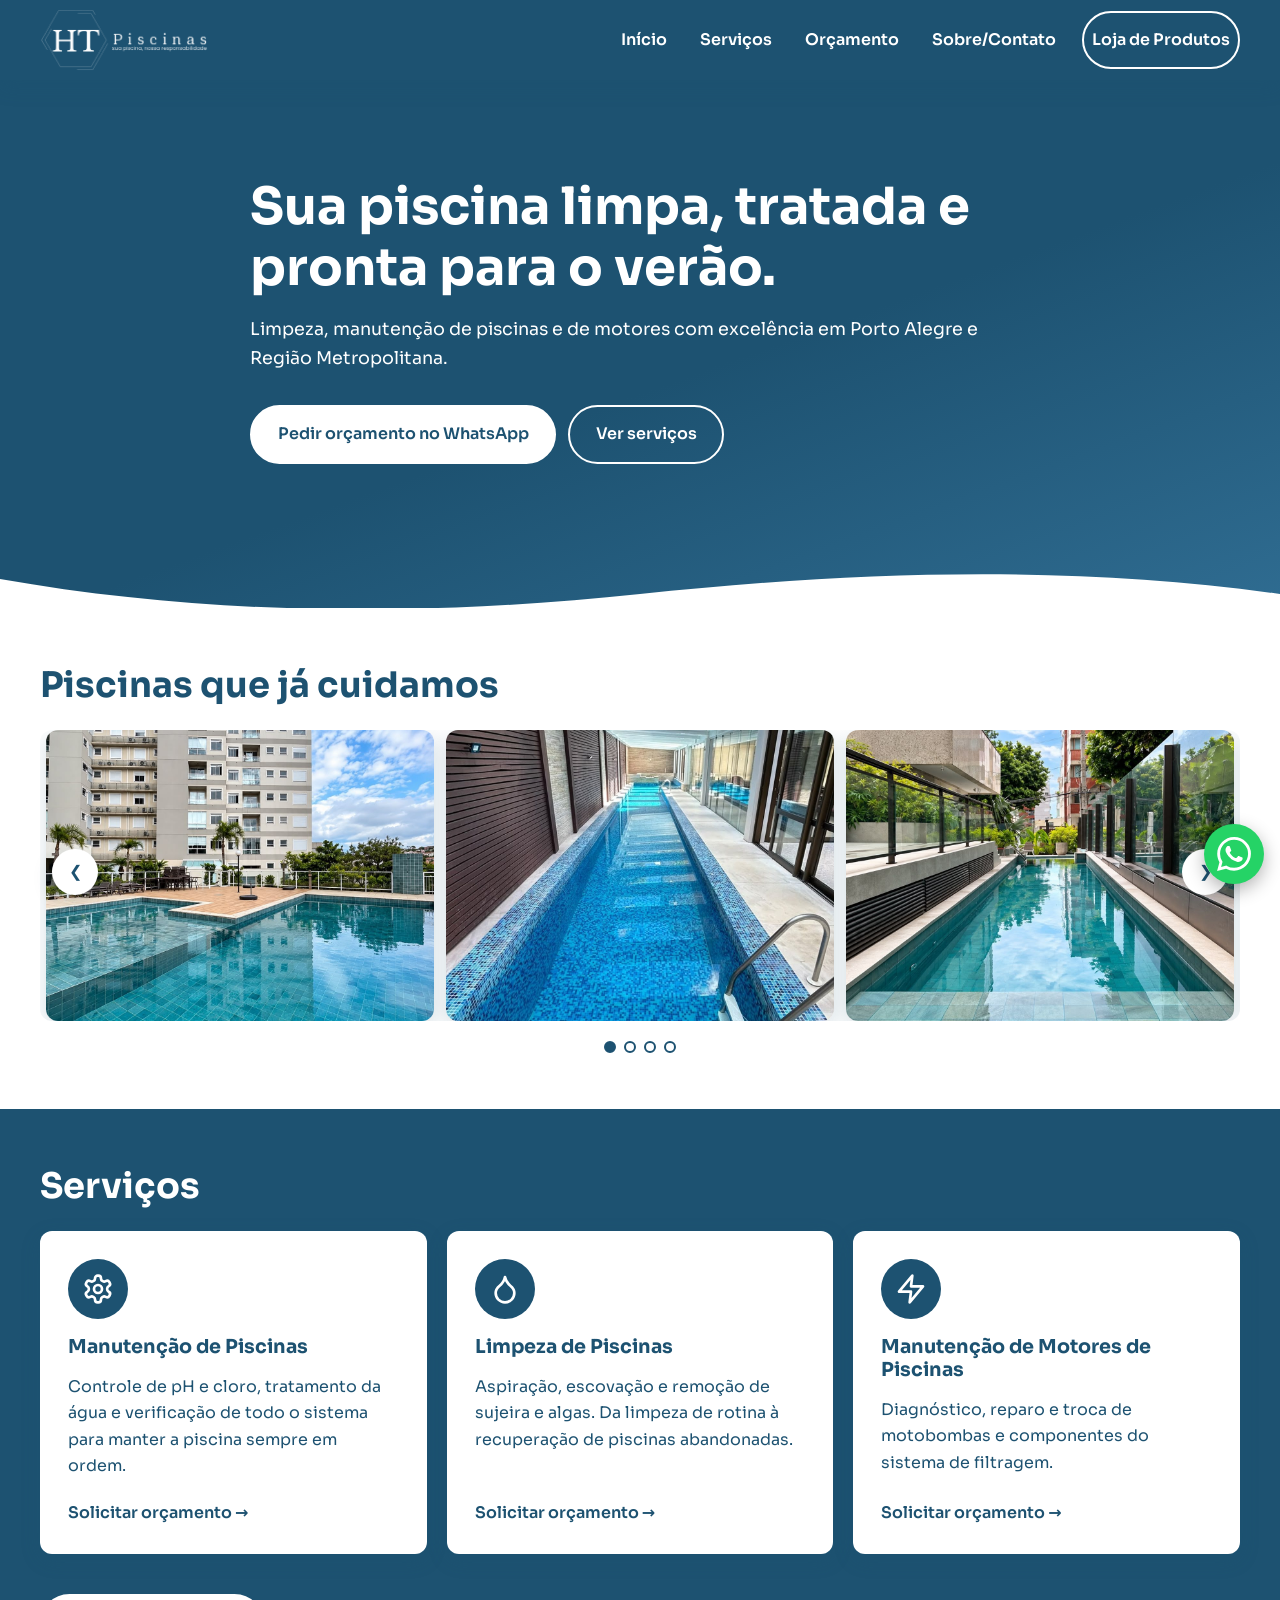
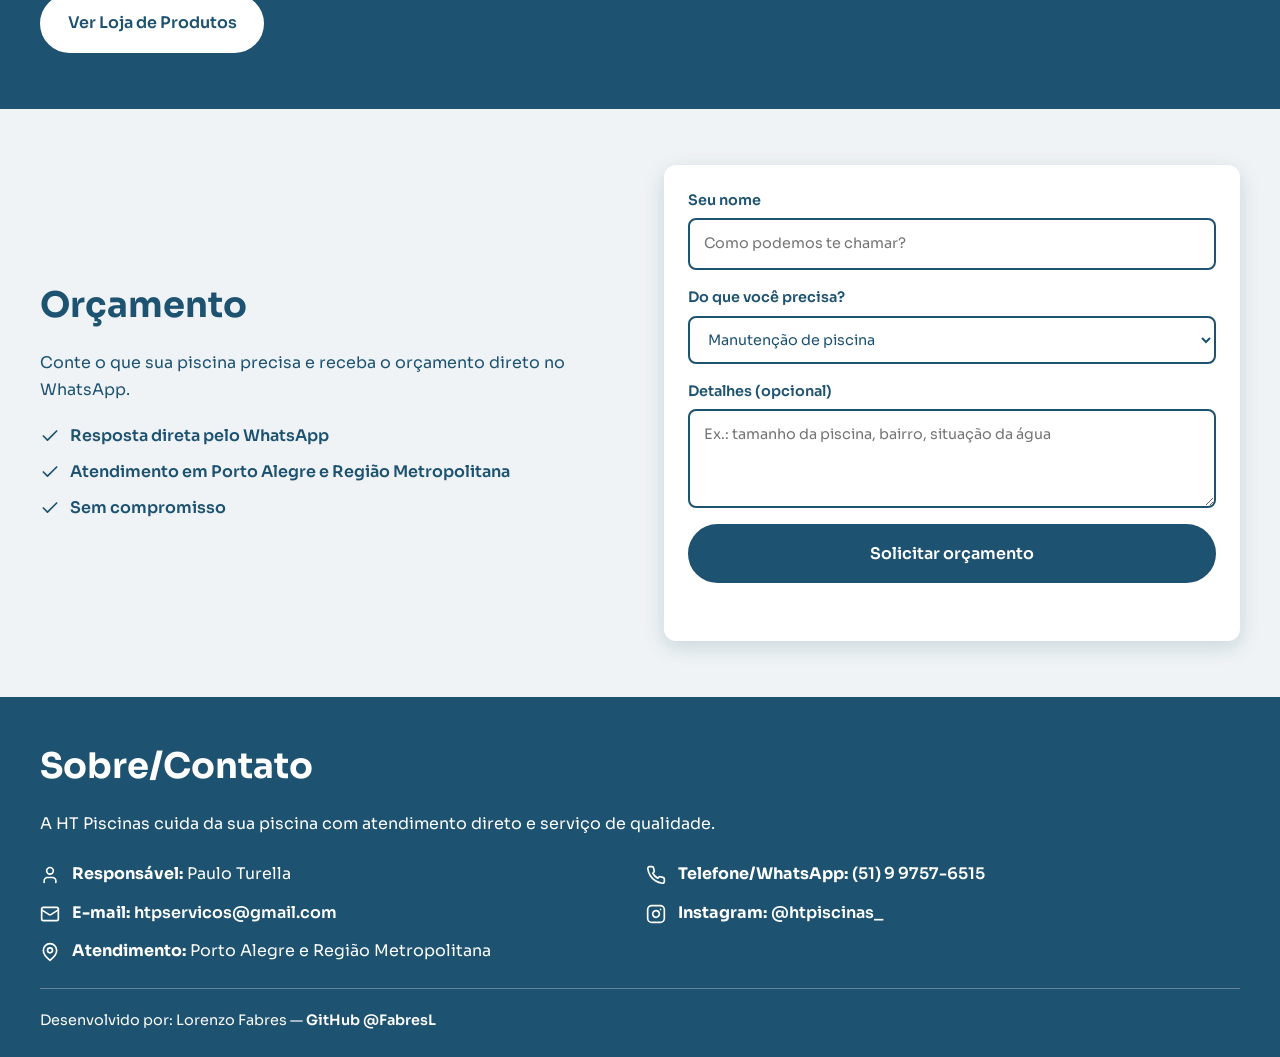
<file: index.html>
<!DOCTYPE html>
<html lang="pt-BR">
<head>
  <meta charset="UTF-8">
  <meta name="viewport" content="width=device-width, initial-scale=1">
  <title>HT Piscinas</title>
  <meta name="description" content="HT Piscinas: manutenção, limpeza de piscinas e manutenção de motores em Porto Alegre e Região Metropolitana.">
  <meta name="theme-color" content="#1d5271">
  <link rel="icon" href="assets/favicon.ico" sizes="any">
  <link rel="icon" type="image/svg+xml" href="assets/favicon.svg">
  <link rel="icon" type="image/png" sizes="32x32" href="assets/favicon-32.png">
  <link rel="apple-touch-icon" href="assets/apple-touch-icon.png">
  <link rel="preconnect" href="https://fonts.googleapis.com">
  <link rel="preconnect" href="https://fonts.gstatic.com" crossorigin>
  <link href="https://fonts.googleapis.com/css2?family=Sora:wght@400;600;700&display=swap" rel="stylesheet">
  <link rel="stylesheet" href="style.css">
</head>
<body>
  <svg width="0" height="0" style="position:absolute" aria-hidden="true"><defs>
<symbol id="i-gear" viewBox="0 0 24 24"><path d="M12.22 2h-.44a2 2 0 0 0-2 2v.18a2 2 0 0 1-1 1.73l-.43.25a2 2 0 0 1-2 0l-.15-.08a2 2 0 0 0-2.73.73l-.22.38a2 2 0 0 0 .73 2.73l.15.1a2 2 0 0 1 1 1.72v.51a2 2 0 0 1-1 1.74l-.15.09a2 2 0 0 0-.73 2.73l.22.38a2 2 0 0 0 2.73.73l.15-.08a2 2 0 0 1 2 0l.43.25a2 2 0 0 1 1 1.73V20a2 2 0 0 0 2 2h.44a2 2 0 0 0 2-2v-.18a2 2 0 0 1 1-1.73l.43-.25a2 2 0 0 1 2 0l.15.08a2 2 0 0 0 2.73-.73l.22-.39a2 2 0 0 0-.73-2.73l-.15-.08a2 2 0 0 1-1-1.74v-.5a2 2 0 0 1 1-1.74l.15-.09a2 2 0 0 0 .73-2.73l-.22-.38a2 2 0 0 0-2.73-.73l-.15.08a2 2 0 0 1-2 0l-.43-.25a2 2 0 0 1-1-1.73V4a2 2 0 0 0-2-2z"/><circle cx="12" cy="12" r="3"/></symbol>
<symbol id="i-drop" viewBox="0 0 24 24"><path d="M12 22a7 7 0 0 0 7-7c0-2-1-3.9-3-5.5s-3.5-4-4-6.5c-.5 2.5-2 4.9-4 6.5C6 11.1 5 13 5 15a7 7 0 0 0 7 7z"/></symbol>
<symbol id="i-zap" viewBox="0 0 24 24"><path d="M13 2 3 14h9l-1 8 10-12h-9l1-8z"/></symbol>
<symbol id="i-phone" viewBox="0 0 24 24"><path d="M22 16.92v3a2 2 0 0 1-2.18 2 19.79 19.79 0 0 1-8.63-3.07 19.5 19.5 0 0 1-6-6 19.79 19.79 0 0 1-3.07-8.67A2 2 0 0 1 4.11 2h3a2 2 0 0 1 2 1.72c.13.96.36 1.9.7 2.81a2 2 0 0 1-.45 2.11L8.09 9.91a16 16 0 0 0 6 6l1.27-1.27a2 2 0 0 1 2.11-.45c.91.34 1.85.57 2.81.7A2 2 0 0 1 22 16.92z"/></symbol>
<symbol id="i-mail" viewBox="0 0 24 24"><rect x="2" y="4" width="20" height="16" rx="2"/><path d="m22 7-8.97 5.7a1.94 1.94 0 0 1-2.06 0L2 7"/></symbol>
<symbol id="i-pin" viewBox="0 0 24 24"><path d="M20 10c0 6-8 12-8 12s-8-6-8-12a8 8 0 0 1 16 0z"/><circle cx="12" cy="10" r="3"/></symbol>
<symbol id="i-insta" viewBox="0 0 24 24"><rect x="2" y="2" width="20" height="20" rx="5"/><path d="M16 11.37A4 4 0 1 1 12.63 8 4 4 0 0 1 16 11.37z"/><path d="M17.5 6.5h.01"/></symbol>
<symbol id="i-whatsapp" viewBox="0 0 24 24"><path fill="currentColor" stroke="none" d="M17.472 14.382c-.297-.149-1.758-.867-2.03-.967-.273-.099-.471-.148-.67.15-.197.297-.767.966-.94 1.164-.173.199-.347.223-.644.075-.297-.15-1.255-.463-2.39-1.475-.883-.788-1.48-1.761-1.653-2.059-.173-.297-.018-.458.13-.606.134-.133.298-.347.446-.52.149-.174.198-.298.298-.497.099-.198.05-.371-.025-.52-.075-.149-.669-1.612-.916-2.207-.242-.579-.487-.5-.669-.51-.173-.008-.371-.01-.57-.01-.198 0-.52.074-.792.372-.272.297-1.04 1.016-1.04 2.479 0 1.462 1.065 2.875 1.213 3.074.149.198 2.096 3.2 5.077 4.487.709.306 1.262.489 1.694.625.712.227 1.36.195 1.871.118.571-.085 1.758-.719 2.006-1.413.248-.694.248-1.289.173-1.413-.074-.124-.272-.198-.57-.347m-5.421 7.403h-.004a9.87 9.87 0 01-5.031-1.378l-.361-.214-3.741.982.998-3.648-.235-.374a9.86 9.86 0 01-1.51-5.26c.001-5.45 4.436-9.884 9.888-9.884 2.64 0 5.122 1.03 6.988 2.898a9.825 9.825 0 012.893 6.994c-.003 5.45-4.437 9.884-9.885 9.884m8.413-18.297A11.815 11.815 0 0012.05 0C5.495 0 .16 5.335.157 11.892c0 2.096.547 4.142 1.588 5.945L.057 24l6.305-1.654a11.882 11.882 0 005.683 1.448h.005c6.554 0 11.89-5.335 11.893-11.893a11.821 11.821 0 00-3.48-8.413z"/></symbol>
<symbol id="i-check" viewBox="0 0 24 24"><path d="M20 6 9 17l-5-5"/></symbol>
<symbol id="i-user" viewBox="0 0 24 24"><path d="M19 21v-2a4 4 0 0 0-4-4H9a4 4 0 0 0-4 4v2"/><circle cx="12" cy="7" r="4"/></symbol>
<symbol id="i-shield" viewBox="0 0 24 24"><path d="M12 22s8-4 8-10V5l-8-3-8 3v7c0 6 8 10 8 10z"/><path d="m9 12 2 2 4-4"/></symbol>
</defs></svg>
  <header class="cabecalho" id="cabecalho">
    <div class="container cabecalho__interno">
      <a href="#inicio" class="logo" aria-label="HT Piscinas - início">
        <img src="assets/logo.png" alt="HT Piscinas" class="logo__img" width="150" height="64">
        <span class="logo__texto">HT <small>Piscinas</small></span>
      </a>
      <button class="menu-botao" id="menuBotao" aria-label="Abrir menu" aria-expanded="false" aria-controls="menu"><span></span><span></span><span></span></button>
      <nav class="menu" id="menu" aria-label="Navegação principal">
        <a href="#inicio">Início</a>
        <a href="#servicos">Serviços</a>
        <a href="#orcamento">Orçamento</a>
        <a href="#contato">Sobre/Contato</a>
        <a href="loja.html" target="_blank" rel="noopener" class="menu__loja">Loja de Produtos</a>
      </nav>
    </div>
  </header>

  <main>
    <section class="hero" id="inicio">
      <div class="container hero__conteudo">
        <h1>Sua piscina limpa, tratada e pronta para o verão.</h1>
        <p>Limpeza, manutenção de piscinas e de motores com excelência em Porto Alegre e Região Metropolitana.</p>
        <div class="hero__acoes">
          <a class="botao botao--branco" target="_blank" rel="noopener" href="https://wa.me/5551997576515?text=Ol%C3%A1!%20Vim%20pelo%20site%20da%20HT%20Piscinas%20e%20gostaria%20de%20um%20or%C3%A7amento.">Pedir orçamento no WhatsApp</a>
          <a class="botao botao--contorno" href="#servicos">Ver serviços</a>
        </div>
      </div>
      <svg class="hero__onda" viewBox="0 0 1440 80" preserveAspectRatio="none" aria-hidden="true"><path fill="#fff" d="M0 40c240 50 480 50 720 20s480-40 720 0v20H0z"/></svg>
    </section>

    <section class="secao" id="piscinas" aria-label="Piscinas atendidas">
      <div class="container">
        <h2>Piscinas que já cuidamos</h2>
        <div class="carrossel" id="carrossel">
          <div class="carrossel__janela">
            <div class="carrossel__faixa" id="carrosselFaixa">
            <figure class="carrossel__slide"><img src="assets/piscina-1.jpg" alt="Piscina de condomínio com revestimento verde e área de descanso"></figure>
            <figure class="carrossel__slide"><img src="assets/piscina-2.jpg" alt="Piscina raia interna com pastilhas azuis"></figure>
            <figure class="carrossel__slide"><img src="assets/piscina-3.jpg" alt="Piscina raia externa cercada por vidro e vegetação"></figure>
            <figure class="carrossel__slide"><img src="assets/piscina-4.jpg" alt="Piscina com espreguiçadeiras e água cristalina"></figure>
            </div>
          </div>
          <button class="carrossel__seta carrossel__seta--ant" id="carrosselAnt" aria-label="Foto anterior">&#10094;</button>
          <button class="carrossel__seta carrossel__seta--prox" id="carrosselProx" aria-label="Próxima foto">&#10095;</button>
          <div class="carrossel__pontos" id="carrosselPontos"></div>
        </div>
      </div>
    </section>

    <section class="secao secao--azul" id="servicos">
      <div class="container">
        <h2>Serviços</h2>
        <div class="servicos">
          <article class="servico">
            <span class="servico__icone"><svg class="icone" aria-hidden="true"><use href="#i-gear"/></svg></span>
            <h3>Manutenção de Piscinas</h3>
            <p>Controle de pH e cloro, tratamento da água e verificação de todo o sistema para manter a piscina sempre em ordem.</p>
            <a class="servico__link" href="#orcamento" data-interesse="Manutenção de Piscinas">Solicitar orçamento</a>
          </article>
          <article class="servico">
            <span class="servico__icone"><svg class="icone" aria-hidden="true"><use href="#i-drop"/></svg></span>
            <h3>Limpeza de Piscinas</h3>
            <p>Aspiração, escovação e remoção de sujeira e algas. Da limpeza de rotina à recuperação de piscinas abandonadas.</p>
            <a class="servico__link" href="#orcamento" data-interesse="Limpeza de Piscinas">Solicitar orçamento</a>
          </article>
          <article class="servico">
            <span class="servico__icone"><svg class="icone" aria-hidden="true"><use href="#i-zap"/></svg></span>
            <h3>Manutenção de Motores de Piscinas</h3>
            <p>Diagnóstico, reparo e troca de motobombas e componentes do sistema de filtragem.</p>
            <a class="servico__link" href="#orcamento" data-interesse="Manutenção de Motores de Piscinas">Solicitar orçamento</a>
          </article>
        </div>
        <a class="botao botao--branco" href="loja.html" target="_blank" rel="noopener">Ver Loja de Produtos</a>
      </div>
    </section>

    <section class="secao secao--clara" id="orcamento">
      <div class="container orcamento">
        <div class="orcamento__texto">
          <h2>Orçamento</h2>
          <p>Conte o que sua piscina precisa e receba o orçamento direto no WhatsApp.</p>
          <ul class="orcamento__lista">
            <li><svg class="icone" aria-hidden="true"><use href="#i-check"/></svg> Resposta direta pelo WhatsApp</li>
            <li><svg class="icone" aria-hidden="true"><use href="#i-check"/></svg> Atendimento em Porto Alegre e Região Metropolitana</li>
            <li><svg class="icone" aria-hidden="true"><use href="#i-check"/></svg> Sem compromisso</li>
          </ul>
        </div>
        <form class="orcamento__form" id="formOrcamento" novalidate>
          <label>Seu nome<input type="text" name="nome" autocomplete="name" required placeholder="Como podemos te chamar?"></label>
          <label>Do que você precisa?<select name="interesse" required><option>Manutenção de piscina</option><option>Limpeza de piscina</option><option>Manutenção de motor de piscina</option><option>Produtos para piscina</option></select></label>
          <label>Detalhes (opcional)<textarea name="detalhes" rows="3" placeholder="Ex.: tamanho da piscina, bairro, situação da água"></textarea></label>
          <button type="submit" class="botao botao--azul">Solicitar orçamento</button>
          <p class="orcamento__aviso" id="orcamentoAviso" role="status"></p>
        </form>
      </div>
    </section>
  </main>

  <footer class="rodape" id="contato">
    <div class="container">
      <h2>Sobre/Contato</h2>
      <p class="rodape__sobre">A HT Piscinas cuida da sua piscina com atendimento direto e serviço de qualidade.</p>
      <ul class="rodape__lista">
        <li><svg class="icone" aria-hidden="true"><use href="#i-user"/></svg><span><strong>Responsável:</strong> Paulo Turella</span></li>
        <li><svg class="icone" aria-hidden="true"><use href="#i-phone"/></svg><span><strong>Telefone/WhatsApp:</strong> <a href="https://wa.me/5551997576515" target="_blank" rel="noopener">(51) 9 9757-6515</a></span></li>
        <li><svg class="icone" aria-hidden="true"><use href="#i-mail"/></svg><span><strong>E-mail:</strong> <a href="mailto:htpservicos@gmail.com">htpservicos@gmail.com</a></span></li>
        <li><svg class="icone" aria-hidden="true"><use href="#i-insta"/></svg><span><strong>Instagram:</strong> <a href="https://www.instagram.com/htpiscinas_/" target="_blank" rel="noopener">@htpiscinas_</a></span></li>
        <li><svg class="icone" aria-hidden="true"><use href="#i-pin"/></svg><span><strong>Atendimento:</strong> Porto Alegre e Região Metropolitana</span></li>
      </ul>
      <p class="rodape__creditos">Desenvolvido por: Lorenzo Fabres — <a href="https://github.com/FabresL" target="_blank" rel="noopener">GitHub @FabresL</a></p>
    </div>
  </footer>
  <a class="whatsapp-flutuante" href="https://wa.me/5551997576515?text=Ol%C3%A1!%20Vim%20pelo%20site%20da%20HT%20Piscinas." target="_blank" rel="noopener" aria-label="Falar no WhatsApp"><svg class="icone" aria-hidden="true"><use href="#i-whatsapp"/></svg></a>
  <script src="script.js"></script>
</body>
</html>
</file>
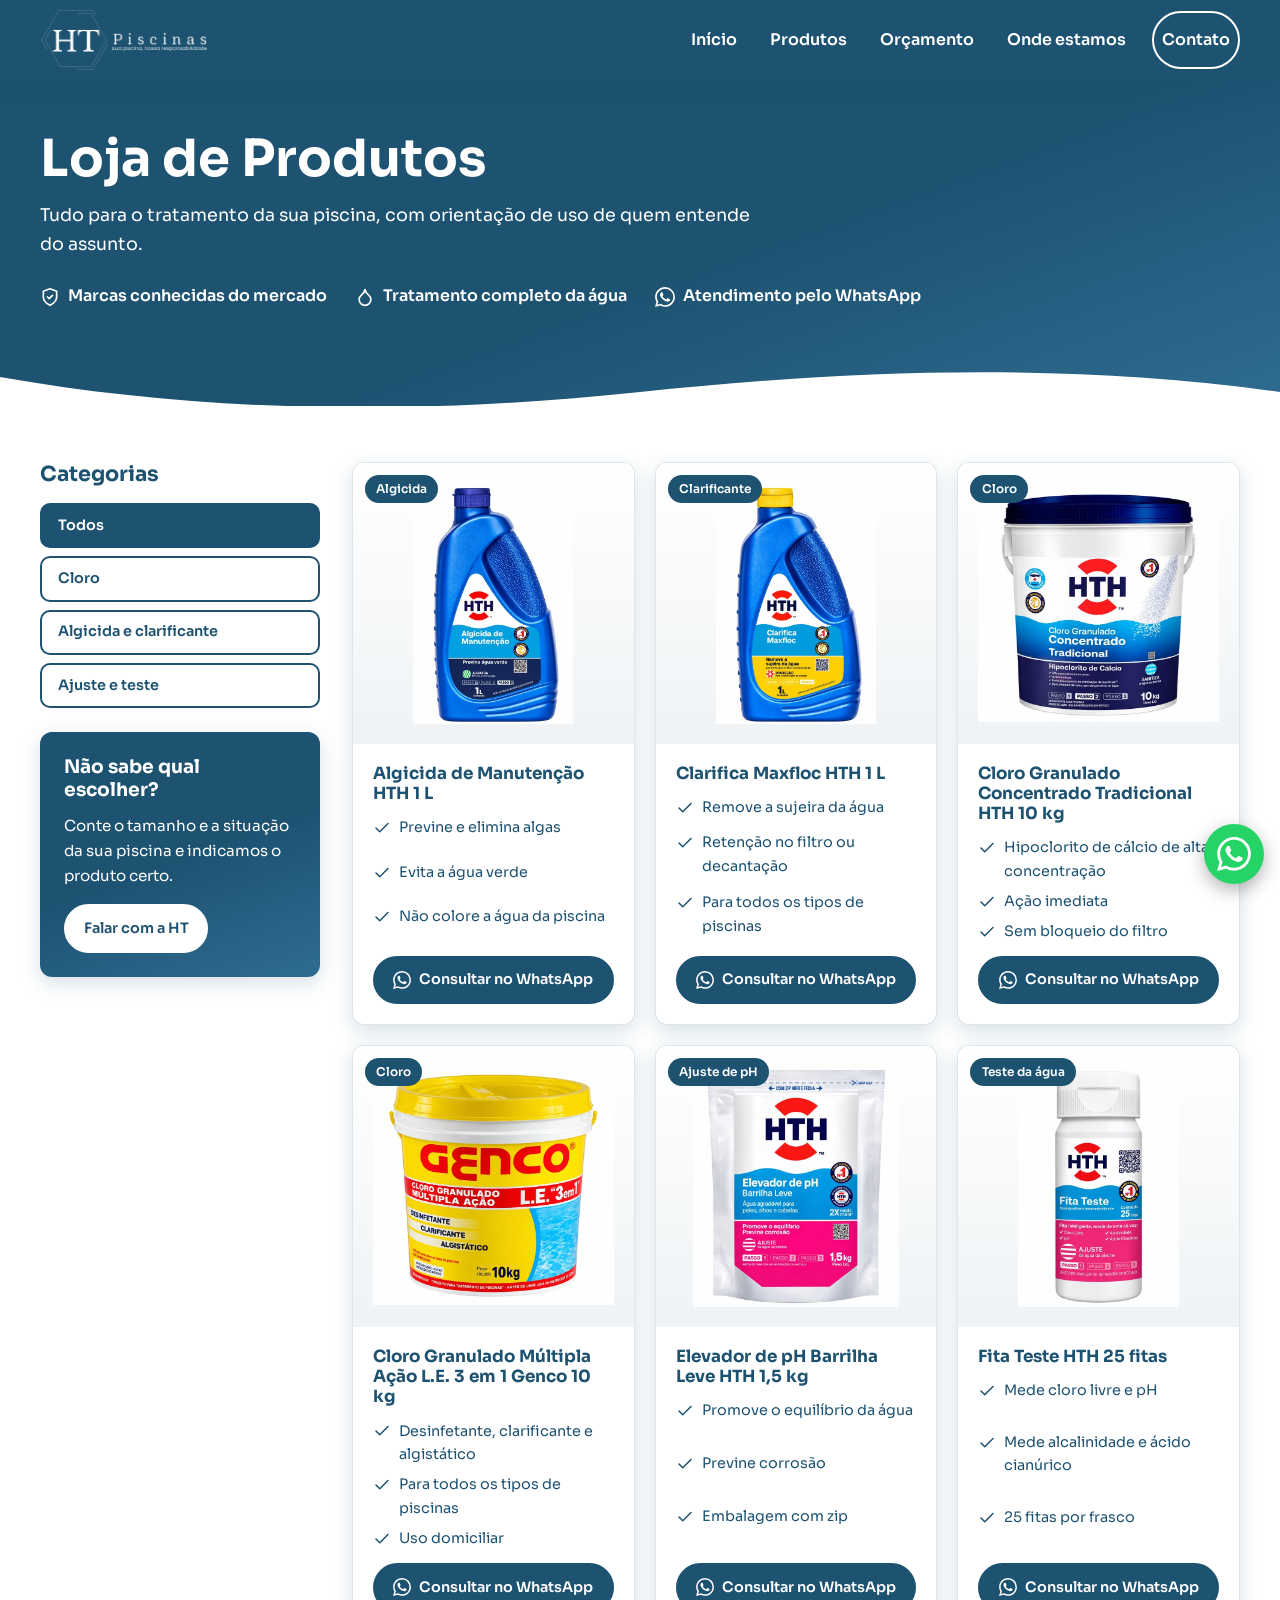
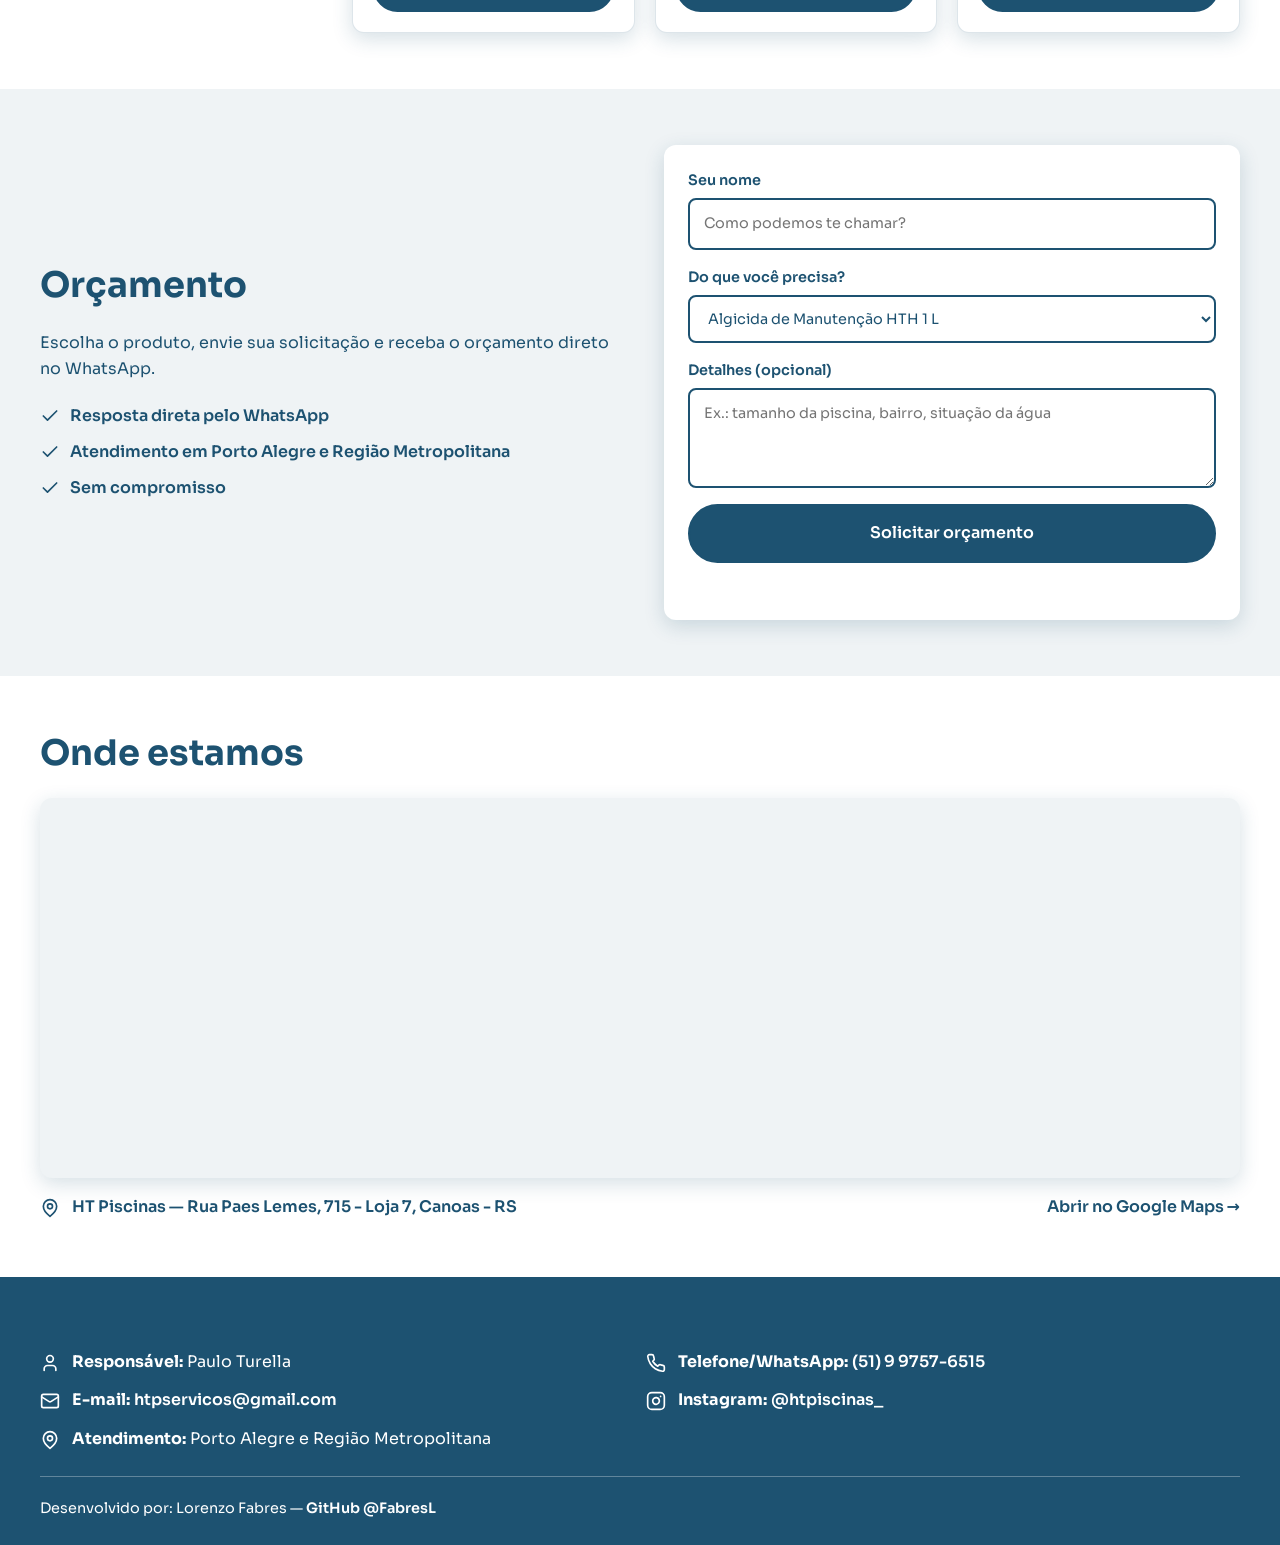
<file: loja.html>
<!DOCTYPE html>
<html lang="pt-BR">
<head>
  <meta charset="UTF-8">
  <meta name="viewport" content="width=device-width, initial-scale=1">
  <title>Loja de Produtos | HT Piscinas</title>
  <meta name="description" content="Produtos para tratamento e manutenção de piscinas: cloro, algicida, clarificante, elevador de pH e fita teste.">
  <meta name="theme-color" content="#1d5271">
  <link rel="icon" href="assets/favicon.ico" sizes="any">
  <link rel="icon" type="image/svg+xml" href="assets/favicon.svg">
  <link rel="icon" type="image/png" sizes="32x32" href="assets/favicon-32.png">
  <link rel="apple-touch-icon" href="assets/apple-touch-icon.png">
  <link rel="preconnect" href="https://fonts.googleapis.com">
  <link rel="preconnect" href="https://fonts.gstatic.com" crossorigin>
  <link href="https://fonts.googleapis.com/css2?family=Sora:wght@400;600;700&display=swap" rel="stylesheet">
  <link rel="stylesheet" href="style.css">
</head>
<body class="pagina-loja">
  <svg width="0" height="0" style="position:absolute" aria-hidden="true"><defs>
<symbol id="i-gear" viewBox="0 0 24 24"><path d="M12.22 2h-.44a2 2 0 0 0-2 2v.18a2 2 0 0 1-1 1.73l-.43.25a2 2 0 0 1-2 0l-.15-.08a2 2 0 0 0-2.73.73l-.22.38a2 2 0 0 0 .73 2.73l.15.1a2 2 0 0 1 1 1.72v.51a2 2 0 0 1-1 1.74l-.15.09a2 2 0 0 0-.73 2.73l.22.38a2 2 0 0 0 2.73.73l.15-.08a2 2 0 0 1 2 0l.43.25a2 2 0 0 1 1 1.73V20a2 2 0 0 0 2 2h.44a2 2 0 0 0 2-2v-.18a2 2 0 0 1 1-1.73l.43-.25a2 2 0 0 1 2 0l.15.08a2 2 0 0 0 2.73-.73l.22-.39a2 2 0 0 0-.73-2.73l-.15-.08a2 2 0 0 1-1-1.74v-.5a2 2 0 0 1 1-1.74l.15-.09a2 2 0 0 0 .73-2.73l-.22-.38a2 2 0 0 0-2.73-.73l-.15.08a2 2 0 0 1-2 0l-.43-.25a2 2 0 0 1-1-1.73V4a2 2 0 0 0-2-2z"/><circle cx="12" cy="12" r="3"/></symbol>
<symbol id="i-drop" viewBox="0 0 24 24"><path d="M12 22a7 7 0 0 0 7-7c0-2-1-3.9-3-5.5s-3.5-4-4-6.5c-.5 2.5-2 4.9-4 6.5C6 11.1 5 13 5 15a7 7 0 0 0 7 7z"/></symbol>
<symbol id="i-zap" viewBox="0 0 24 24"><path d="M13 2 3 14h9l-1 8 10-12h-9l1-8z"/></symbol>
<symbol id="i-phone" viewBox="0 0 24 24"><path d="M22 16.92v3a2 2 0 0 1-2.18 2 19.79 19.79 0 0 1-8.63-3.07 19.5 19.5 0 0 1-6-6 19.79 19.79 0 0 1-3.07-8.67A2 2 0 0 1 4.11 2h3a2 2 0 0 1 2 1.72c.13.96.36 1.9.7 2.81a2 2 0 0 1-.45 2.11L8.09 9.91a16 16 0 0 0 6 6l1.27-1.27a2 2 0 0 1 2.11-.45c.91.34 1.85.57 2.81.7A2 2 0 0 1 22 16.92z"/></symbol>
<symbol id="i-mail" viewBox="0 0 24 24"><rect x="2" y="4" width="20" height="16" rx="2"/><path d="m22 7-8.97 5.7a1.94 1.94 0 0 1-2.06 0L2 7"/></symbol>
<symbol id="i-pin" viewBox="0 0 24 24"><path d="M20 10c0 6-8 12-8 12s-8-6-8-12a8 8 0 0 1 16 0z"/><circle cx="12" cy="10" r="3"/></symbol>
<symbol id="i-insta" viewBox="0 0 24 24"><rect x="2" y="2" width="20" height="20" rx="5"/><path d="M16 11.37A4 4 0 1 1 12.63 8 4 4 0 0 1 16 11.37z"/><path d="M17.5 6.5h.01"/></symbol>
<symbol id="i-whatsapp" viewBox="0 0 24 24"><path fill="currentColor" stroke="none" d="M17.472 14.382c-.297-.149-1.758-.867-2.03-.967-.273-.099-.471-.148-.67.15-.197.297-.767.966-.94 1.164-.173.199-.347.223-.644.075-.297-.15-1.255-.463-2.39-1.475-.883-.788-1.48-1.761-1.653-2.059-.173-.297-.018-.458.13-.606.134-.133.298-.347.446-.52.149-.174.198-.298.298-.497.099-.198.05-.371-.025-.52-.075-.149-.669-1.612-.916-2.207-.242-.579-.487-.5-.669-.51-.173-.008-.371-.01-.57-.01-.198 0-.52.074-.792.372-.272.297-1.04 1.016-1.04 2.479 0 1.462 1.065 2.875 1.213 3.074.149.198 2.096 3.2 5.077 4.487.709.306 1.262.489 1.694.625.712.227 1.36.195 1.871.118.571-.085 1.758-.719 2.006-1.413.248-.694.248-1.289.173-1.413-.074-.124-.272-.198-.57-.347m-5.421 7.403h-.004a9.87 9.87 0 01-5.031-1.378l-.361-.214-3.741.982.998-3.648-.235-.374a9.86 9.86 0 01-1.51-5.26c.001-5.45 4.436-9.884 9.888-9.884 2.64 0 5.122 1.03 6.988 2.898a9.825 9.825 0 012.893 6.994c-.003 5.45-4.437 9.884-9.885 9.884m8.413-18.297A11.815 11.815 0 0012.05 0C5.495 0 .16 5.335.157 11.892c0 2.096.547 4.142 1.588 5.945L.057 24l6.305-1.654a11.882 11.882 0 005.683 1.448h.005c6.554 0 11.89-5.335 11.893-11.893a11.821 11.821 0 00-3.48-8.413z"/></symbol>
<symbol id="i-check" viewBox="0 0 24 24"><path d="M20 6 9 17l-5-5"/></symbol>
<symbol id="i-user" viewBox="0 0 24 24"><path d="M19 21v-2a4 4 0 0 0-4-4H9a4 4 0 0 0-4 4v2"/><circle cx="12" cy="7" r="4"/></symbol>
<symbol id="i-shield" viewBox="0 0 24 24"><path d="M12 22s8-4 8-10V5l-8-3-8 3v7c0 6 8 10 8 10z"/><path d="m9 12 2 2 4-4"/></symbol>
</defs></svg>
  <header class="cabecalho" id="cabecalho">
    <div class="container cabecalho__interno">
      <a href="index.html" class="logo" aria-label="HT Piscinas - início">
        <img src="assets/logo.png" alt="HT Piscinas" class="logo__img" width="150" height="64">
        <span class="logo__texto">HT <small>Piscinas</small></span>
      </a>
      <button class="menu-botao" id="menuBotao" aria-label="Abrir menu" aria-expanded="false" aria-controls="menu"><span></span><span></span><span></span></button>
      <nav class="menu" id="menu" aria-label="Navegação principal">
        <a href="index.html">Início</a>
        <a href="#produtos">Produtos</a>
        <a href="#orcamento">Orçamento</a>
        <a href="#onde">Onde estamos</a>
        <a href="index.html#contato" class="menu__loja">Contato</a>
      </nav>
    </div>
  </header>

  <main>
    <section class="banner-loja">
      <div class="container">
        <h1>Loja de Produtos</h1>
        <p>Tudo para o tratamento da sua piscina, com orientação de uso de quem entende do assunto.</p>
        <ul class="banner-loja__itens">
          <li><svg class="icone" aria-hidden="true"><use href="#i-shield"/></svg> Marcas conhecidas do mercado</li>
          <li><svg class="icone" aria-hidden="true"><use href="#i-drop"/></svg> Tratamento completo da água</li>
          <li><svg class="icone" aria-hidden="true"><use href="#i-whatsapp"/></svg> Atendimento pelo WhatsApp</li>
        </ul>
      </div>
      <svg class="hero__onda" viewBox="0 0 1440 80" preserveAspectRatio="none" aria-hidden="true"><path fill="#fff" d="M0 40c240 50 480 50 720 20s480-40 720 0v20H0z"/></svg>
    </section>

    <section class="secao" id="produtos">
      <div class="container loja">
        <aside class="loja__lateral">
          <h2>Categorias</h2>
          <div class="filtros" id="filtros" role="group" aria-label="Filtrar produtos">
            <button class="filtro ativo" data-filtro="todos">Todos</button>
            <button class="filtro" data-filtro="cloro">Cloro</button>
            <button class="filtro" data-filtro="tratamento">Algicida e clarificante</button>
            <button class="filtro" data-filtro="ajuste">Ajuste e teste</button>
          </div>
          <div class="loja__ajuda">
            <h3>Não sabe qual escolher?</h3>
            <p>Conte o tamanho e a situação da sua piscina e indicamos o produto certo.</p>
            <a class="botao botao--branco botao--pequeno" target="_blank" rel="noopener" href="https://wa.me/5551997576515?text=Ol%C3%A1!%20Preciso%20de%20ajuda%20para%20escolher%20um%20produto.">Falar com a HT</a>
          </div>
        </aside>
        <div class="vitrine" id="vitrine">
        <article class="produto" data-categoria="tratamento">
          <div class="produto__imagem"><span class="produto__selo">Algicida</span><img src="assets/produto-algicida-hth.jpg" alt="Algicida de Manutenção HTH 1 L" loading="lazy"></div>
          <div class="produto__corpo">
            <h3>Algicida de Manutenção HTH 1 L</h3>
            <ul class="produto__lista"><li><svg class="icone" aria-hidden="true"><use href="#i-check"/></svg>Previne e elimina algas</li><li><svg class="icone" aria-hidden="true"><use href="#i-check"/></svg>Evita a água verde</li><li><svg class="icone" aria-hidden="true"><use href="#i-check"/></svg>Não colore a água da piscina</li></ul>
            <a class="botao botao--azul botao--pequeno" target="_blank" rel="noopener" href="https://wa.me/5551997576515?text=Ol%C3%A1%21%20Tenho%20interesse%20no%20produto%3A%20Algicida%20de%20Manuten%C3%A7%C3%A3o%20HTH%201%20L"><svg class="icone" aria-hidden="true"><use href="#i-whatsapp"/></svg> Consultar no WhatsApp</a>
          </div>
        </article>
        <article class="produto" data-categoria="tratamento">
          <div class="produto__imagem"><span class="produto__selo">Clarificante</span><img src="assets/produto-clarifica-hth.jpg" alt="Clarifica Maxfloc HTH 1 L" loading="lazy"></div>
          <div class="produto__corpo">
            <h3>Clarifica Maxfloc HTH 1 L</h3>
            <ul class="produto__lista"><li><svg class="icone" aria-hidden="true"><use href="#i-check"/></svg>Remove a sujeira da água</li><li><svg class="icone" aria-hidden="true"><use href="#i-check"/></svg>Retenção no filtro ou decantação</li><li><svg class="icone" aria-hidden="true"><use href="#i-check"/></svg>Para todos os tipos de piscinas</li></ul>
            <a class="botao botao--azul botao--pequeno" target="_blank" rel="noopener" href="https://wa.me/5551997576515?text=Ol%C3%A1%21%20Tenho%20interesse%20no%20produto%3A%20Clarifica%20Maxfloc%20HTH%201%20L"><svg class="icone" aria-hidden="true"><use href="#i-whatsapp"/></svg> Consultar no WhatsApp</a>
          </div>
        </article>
        <article class="produto" data-categoria="cloro">
          <div class="produto__imagem"><span class="produto__selo">Cloro</span><img src="assets/produto-cloro-hth-10kg.jpg" alt="Cloro Granulado Concentrado Tradicional HTH 10 kg" loading="lazy"></div>
          <div class="produto__corpo">
            <h3>Cloro Granulado Concentrado Tradicional HTH 10 kg</h3>
            <ul class="produto__lista"><li><svg class="icone" aria-hidden="true"><use href="#i-check"/></svg>Hipoclorito de cálcio de alta concentração</li><li><svg class="icone" aria-hidden="true"><use href="#i-check"/></svg>Ação imediata</li><li><svg class="icone" aria-hidden="true"><use href="#i-check"/></svg>Sem bloqueio do filtro</li></ul>
            <a class="botao botao--azul botao--pequeno" target="_blank" rel="noopener" href="https://wa.me/5551997576515?text=Ol%C3%A1%21%20Tenho%20interesse%20no%20produto%3A%20Cloro%20Granulado%20Concentrado%20Tradicional%20HTH%2010%20kg"><svg class="icone" aria-hidden="true"><use href="#i-whatsapp"/></svg> Consultar no WhatsApp</a>
          </div>
        </article>
        <article class="produto" data-categoria="cloro">
          <div class="produto__imagem"><span class="produto__selo">Cloro</span><img src="assets/produto-cloro-genco-10kg.jpg" alt="Cloro Granulado Múltipla Ação L.E. 3 em 1 Genco 10 kg" loading="lazy"></div>
          <div class="produto__corpo">
            <h3>Cloro Granulado Múltipla Ação L.E. 3 em 1 Genco 10 kg</h3>
            <ul class="produto__lista"><li><svg class="icone" aria-hidden="true"><use href="#i-check"/></svg>Desinfetante, clarificante e algistático</li><li><svg class="icone" aria-hidden="true"><use href="#i-check"/></svg>Para todos os tipos de piscinas</li><li><svg class="icone" aria-hidden="true"><use href="#i-check"/></svg>Uso domiciliar</li></ul>
            <a class="botao botao--azul botao--pequeno" target="_blank" rel="noopener" href="https://wa.me/5551997576515?text=Ol%C3%A1%21%20Tenho%20interesse%20no%20produto%3A%20Cloro%20Granulado%20M%C3%BAltipla%20A%C3%A7%C3%A3o%20L.E.%203%20em%201%20Genco%2010%20kg"><svg class="icone" aria-hidden="true"><use href="#i-whatsapp"/></svg> Consultar no WhatsApp</a>
          </div>
        </article>
        <article class="produto" data-categoria="ajuste">
          <div class="produto__imagem"><span class="produto__selo">Ajuste de pH</span><img src="assets/produto-elevador-ph-hth.jpg" alt="Elevador de pH Barrilha Leve HTH 1,5 kg" loading="lazy"></div>
          <div class="produto__corpo">
            <h3>Elevador de pH Barrilha Leve HTH 1,5 kg</h3>
            <ul class="produto__lista"><li><svg class="icone" aria-hidden="true"><use href="#i-check"/></svg>Promove o equilíbrio da água</li><li><svg class="icone" aria-hidden="true"><use href="#i-check"/></svg>Previne corrosão</li><li><svg class="icone" aria-hidden="true"><use href="#i-check"/></svg>Embalagem com zip</li></ul>
            <a class="botao botao--azul botao--pequeno" target="_blank" rel="noopener" href="https://wa.me/5551997576515?text=Ol%C3%A1%21%20Tenho%20interesse%20no%20produto%3A%20Elevador%20de%20pH%20Barrilha%20Leve%20HTH%201%2C5%20kg"><svg class="icone" aria-hidden="true"><use href="#i-whatsapp"/></svg> Consultar no WhatsApp</a>
          </div>
        </article>
        <article class="produto" data-categoria="ajuste">
          <div class="produto__imagem"><span class="produto__selo">Teste da água</span><img src="assets/produto-fita-teste-hth.jpg" alt="Fita Teste HTH 25 fitas" loading="lazy"></div>
          <div class="produto__corpo">
            <h3>Fita Teste HTH 25 fitas</h3>
            <ul class="produto__lista"><li><svg class="icone" aria-hidden="true"><use href="#i-check"/></svg>Mede cloro livre e pH</li><li><svg class="icone" aria-hidden="true"><use href="#i-check"/></svg>Mede alcalinidade e ácido cianúrico</li><li><svg class="icone" aria-hidden="true"><use href="#i-check"/></svg>25 fitas por frasco</li></ul>
            <a class="botao botao--azul botao--pequeno" target="_blank" rel="noopener" href="https://wa.me/5551997576515?text=Ol%C3%A1%21%20Tenho%20interesse%20no%20produto%3A%20Fita%20Teste%20HTH%2025%20fitas"><svg class="icone" aria-hidden="true"><use href="#i-whatsapp"/></svg> Consultar no WhatsApp</a>
          </div>
        </article>
        </div>
      </div>
    </section>

    <section class="secao secao--clara" id="orcamento">
      <div class="container orcamento">
        <div class="orcamento__texto">
          <h2>Orçamento</h2>
          <p>Escolha o produto, envie sua solicitação e receba o orçamento direto no WhatsApp.</p>
          <ul class="orcamento__lista">
            <li><svg class="icone" aria-hidden="true"><use href="#i-check"/></svg> Resposta direta pelo WhatsApp</li>
            <li><svg class="icone" aria-hidden="true"><use href="#i-check"/></svg> Atendimento em Porto Alegre e Região Metropolitana</li>
            <li><svg class="icone" aria-hidden="true"><use href="#i-check"/></svg> Sem compromisso</li>
          </ul>
        </div>
        <form class="orcamento__form" id="formOrcamento" novalidate>
          <label>Seu nome<input type="text" name="nome" autocomplete="name" required placeholder="Como podemos te chamar?"></label>
          <label>Do que você precisa?<select name="interesse" required><option>Algicida de Manutenção HTH 1 L</option><option>Clarifica Maxfloc HTH 1 L</option><option>Cloro Granulado Concentrado Tradicional HTH 10 kg</option><option>Cloro Granulado Múltipla Ação L.E. 3 em 1 Genco 10 kg</option><option>Elevador de pH Barrilha Leve HTH 1,5 kg</option><option>Fita Teste HTH 25 fitas</option><option>Outro produto</option></select></label>
          <label>Detalhes (opcional)<textarea name="detalhes" rows="3" placeholder="Ex.: tamanho da piscina, bairro, situação da água"></textarea></label>
          <button type="submit" class="botao botao--azul">Solicitar orçamento</button>
          <p class="orcamento__aviso" id="orcamentoAviso" role="status"></p>
        </form>
      </div>
    </section>

    <section class="secao" id="onde">
      <div class="container">
        <h2>Onde estamos</h2>
        <!-- Mapa embutido sem chave de API. Para trocar o local, edite CONFIG.loja em script.js -->
        <div class="mapa" id="mapa" role="region" aria-label="Mapa de localização">
          <iframe id="mapaFrame" title="Localização no Google Maps" src="https://www.google.com/maps?q=HT%20Piscinas%2C%20Rua%20Paes%20Lemes%2C%20715%20-%20Loja%207%2C%20Canoas%20-%20RS&amp;output=embed" loading="lazy" referrerpolicy="no-referrer-when-downgrade" allowfullscreen></iframe>
        </div>
        <p class="mapa__endereco"><svg class="icone" aria-hidden="true"><use href="#i-pin"/></svg><span id="mapaEndereco"></span><a id="mapaLink" href="#" target="_blank" rel="noopener">Abrir no Google Maps</a></p>
      </div>
    </section>
  </main>

  <footer class="rodape" id="contato">
    <div class="container">
      
      <ul class="rodape__lista">
        <li><svg class="icone" aria-hidden="true"><use href="#i-user"/></svg><span><strong>Responsável:</strong> Paulo Turella</span></li>
        <li><svg class="icone" aria-hidden="true"><use href="#i-phone"/></svg><span><strong>Telefone/WhatsApp:</strong> <a href="https://wa.me/5551997576515" target="_blank" rel="noopener">(51) 9 9757-6515</a></span></li>
        <li><svg class="icone" aria-hidden="true"><use href="#i-mail"/></svg><span><strong>E-mail:</strong> <a href="mailto:htpservicos@gmail.com">htpservicos@gmail.com</a></span></li>
        <li><svg class="icone" aria-hidden="true"><use href="#i-insta"/></svg><span><strong>Instagram:</strong> <a href="https://www.instagram.com/htpiscinas_/" target="_blank" rel="noopener">@htpiscinas_</a></span></li>
        <li><svg class="icone" aria-hidden="true"><use href="#i-pin"/></svg><span><strong>Atendimento:</strong> Porto Alegre e Região Metropolitana</span></li>
      </ul>
      <p class="rodape__creditos">Desenvolvido por: Lorenzo Fabres — <a href="https://github.com/FabresL" target="_blank" rel="noopener">GitHub @FabresL</a></p>
    </div>
  </footer>
  <a class="whatsapp-flutuante" href="https://wa.me/5551997576515?text=Ol%C3%A1!%20Vim%20pelo%20site%20da%20HT%20Piscinas." target="_blank" rel="noopener" aria-label="Falar no WhatsApp"><svg class="icone" aria-hidden="true"><use href="#i-whatsapp"/></svg></a>
  <script src="script.js"></script>
</body>
</html>
</file>
<file: style.css>
/* ========== VARIÁVEIS (paleta estrita: #1d5271 e #fff) ========== */
:root {
  --azul: #1d5271;
  --azul-claro: #2f6c91;               /* gradiente sutil entre os dois tons */
  --azul-suave: rgba(29, 82, 113, .07);
  --branco: #fff;
  --sombra: 0 6px 20px rgba(29, 82, 113, .18);
  --raio: 12px;
  --altura-cabecalho: 72px;
}

/* ========== BASE (mobile first) ========== */
*, *::before, *::after { box-sizing: border-box; }
html { scroll-behavior: smooth; scroll-padding-top: var(--altura-cabecalho); }
body { margin: 0; font-family: "Sora", system-ui, -apple-system, "Segoe UI", Roboto, sans-serif; color: var(--azul); background: var(--branco); line-height: 1.65; }
img { max-width: 100%; display: block; }
a { color: inherit; text-decoration: none; }
h1, h2, h3 { line-height: 1.2; margin: 0 0 .75rem; }
h1 { font-size: clamp(1.8rem, 6vw, 3.2rem); }
h2 { font-size: clamp(1.5rem, 4.5vw, 2.2rem); margin-bottom: 1.5rem; }
.container { width: min(1200px, 100% - 2rem); margin-inline: auto; }
:focus-visible { outline: 3px solid var(--azul); outline-offset: 3px; }
.cabecalho :focus-visible, .secao--azul :focus-visible, .rodape :focus-visible, .hero :focus-visible, .banner-loja :focus-visible { outline-color: var(--branco); }

/* ========== ÍCONES ========== */
.icone { width: 1.25em; height: 1.25em; flex: none; fill: none; stroke: currentColor; stroke-width: 2; stroke-linecap: round; stroke-linejoin: round; }

/* ========== BOTÕES ========== */
.botao { display: inline-flex; align-items: center; justify-content: center; gap: .5rem; padding: .9rem 1.6rem; border-radius: 999px; font: inherit; font-weight: 600; text-decoration: none; border: 2px solid var(--azul); cursor: pointer; transition: transform .2s, box-shadow .2s, background .2s, color .2s; }
.botao--branco { background: var(--branco); color: var(--azul); border-color: var(--branco); }
.botao--azul { background: var(--azul); color: var(--branco); }
.botao--contorno { background: transparent; color: var(--branco); border-color: var(--branco); }
.botao--contorno:hover { background: var(--branco); color: var(--azul); }
.botao--pequeno { padding: .65rem 1.1rem; font-size: .9rem; }
.botao:hover { transform: translateY(-2px); box-shadow: var(--sombra); }

/* ========== CABEÇALHO FIXO ========== */
.cabecalho { position: sticky; top: 0; z-index: 100; height: var(--altura-cabecalho); background: var(--azul); color: var(--branco); box-shadow: var(--sombra); }
.cabecalho__interno { height: 100%; display: flex; align-items: center; justify-content: space-between; }
.logo { display: flex; align-items: center; text-decoration: none; color: var(--branco); }
.logo__img { height: 52px; width: auto; }
.logo__texto { display: none; font-size: 1.6rem; font-weight: 700; }
.logo__texto small { font-size: .85rem; font-weight: 400; }
.logo.sem-logo .logo__img { display: none; }
.logo.sem-logo .logo__texto { display: block; }

.menu-botao { background: none; border: 0; padding: .5rem; cursor: pointer; display: flex; flex-direction: column; gap: 5px; }
.menu-botao span { width: 26px; height: 3px; background: var(--branco); border-radius: 2px; transition: transform .3s, opacity .3s; }
.menu-botao[aria-expanded="true"] span:nth-child(1) { transform: translateY(8px) rotate(45deg); }
.menu-botao[aria-expanded="true"] span:nth-child(2) { opacity: 0; }
.menu-botao[aria-expanded="true"] span:nth-child(3) { transform: translateY(-8px) rotate(-45deg); }
.menu { position: absolute; top: var(--altura-cabecalho); left: 0; right: 0; background: var(--azul); display: none; flex-direction: column; padding: .5rem 1rem 1rem; border-top: 1px solid rgba(255, 255, 255, .25); }
.menu.aberto { display: flex; }
.menu a { color: var(--branco); text-decoration: none; padding: .85rem .5rem; font-weight: 600; }
.menu__loja { border: 2px solid var(--branco); border-radius: 999px; text-align: center; margin-top: .5rem; }

/* ========== HERO / BANNER ========== */
.hero, .banner-loja { position: relative; color: var(--branco); background: linear-gradient(160deg, var(--azul) 55%, var(--azul-claro)); padding: 4rem 0 7rem; }
.hero__conteudo { max-width: 780px; }
.hero__conteudo p, .banner-loja p { font-size: 1.1rem; margin: 1rem 0 2rem; max-width: 56ch; }
.hero__acoes { display: flex; flex-wrap: wrap; gap: .75rem; }
.hero__onda { position: absolute; bottom: -1px; left: 0; width: 100%; height: 60px; }
.banner-loja { padding: 3rem 0 6rem; }
.banner-loja p { margin: .5rem 0 1.5rem; }
.banner-loja__itens { list-style: none; margin: 0; padding: 0; display: flex; flex-wrap: wrap; gap: .75rem 1.75rem; }
.banner-loja__itens li { display: flex; align-items: center; gap: .5rem; font-weight: 600; }

/* ========== SEÇÕES ========== */
.secao { padding: 3.5rem 0; }
.secao--azul { background: var(--azul); color: var(--branco); }
.secao--clara { background: var(--azul-suave); }

/* ========== CARROSSEL (1 foto no mobile, 2 no tablet/desktop) ========== */
.carrossel { position: relative; }
.carrossel__janela { overflow: hidden; border-radius: var(--raio); }
.carrossel__faixa { display: flex; transition: transform .6s cubic-bezier(.4, 0, .2, 1); touch-action: pan-y; }
.carrossel__slide { flex: 0 0 100%; margin: 0; padding: 0 .4rem; }
.carrossel__slide img { width: 100%; aspect-ratio: 4 / 3; object-fit: cover; border-radius: var(--raio); background: linear-gradient(135deg, var(--azul), var(--azul-claro)); box-shadow: var(--sombra); }
.carrossel__seta { position: absolute; top: calc(50% - 1.25rem); transform: translateY(-50%); width: 46px; height: 46px; border: 0; border-radius: 50%; background: var(--branco); color: var(--azul); cursor: pointer; box-shadow: var(--sombra); font-size: 1rem; z-index: 2; }
.carrossel__seta--ant { left: .75rem; }
.carrossel__seta--prox { right: .75rem; }
.carrossel__pontos { display: flex; justify-content: center; gap: .5rem; margin-top: 1.25rem; }
.carrossel__pontos button { width: 12px; height: 12px; padding: 0; border-radius: 50%; border: 2px solid var(--azul); background: transparent; cursor: pointer; }
.carrossel__pontos button.ativo { background: var(--azul); }

/* ========== SERVIÇOS ========== */
.servicos { display: grid; gap: 1.25rem; margin-bottom: 2.5rem; }
.servico { background: var(--branco); color: var(--azul); padding: 1.75rem; border-radius: var(--raio); box-shadow: var(--sombra); display: flex; flex-direction: column; align-items: flex-start; gap: .25rem; }
.servico__icone { width: 60px; height: 60px; border-radius: 50%; background: var(--azul); color: var(--branco); display: grid; place-items: center; margin-bottom: .75rem; font-size: 1.6rem; }
.servico h3 { font-size: 1.2rem; }
.servico p { margin: 0 0 1rem; flex: 1; }
.servico__link { font-weight: 600; }
.servico__link::after { content: " \2192"; }

/* ========== ORÇAMENTO ========== */
.orcamento { display: grid; gap: 2rem; }
.orcamento__texto p { max-width: 50ch; margin: 0 0 1.25rem; }
.orcamento__lista { list-style: none; margin: 0; padding: 0; display: grid; gap: .6rem; font-weight: 600; }
.orcamento__lista li { display: flex; align-items: center; gap: .6rem; }
.orcamento__form { background: var(--branco); border-radius: var(--raio); box-shadow: var(--sombra); padding: 1.5rem; display: grid; gap: 1rem; }
.orcamento__form label { display: grid; gap: .35rem; font-weight: 600; font-size: .9rem; }
.orcamento__form input, .orcamento__form select, .orcamento__form textarea { font: inherit; font-weight: 400; color: var(--azul); padding: .75rem .9rem; border: 2px solid var(--azul); border-radius: 8px; background: var(--branco); width: 100%; }
.orcamento__form .invalido { box-shadow: 0 0 0 3px var(--azul-suave); }
.orcamento__aviso { margin: 0; min-height: 1.2em; font-size: .9rem; }

/* ========== LOJA ========== */
.loja { display: grid; gap: 1.5rem; }
.loja__lateral h2 { font-size: 1.3rem; margin-bottom: 1rem; }
.filtros { display: flex; flex-wrap: wrap; gap: .5rem; }
.filtro { font: inherit; font-weight: 600; font-size: .9rem; padding: .55rem 1rem; border: 2px solid var(--azul); border-radius: 999px; background: var(--branco); color: var(--azul); cursor: pointer; transition: background .2s, color .2s; }
.filtro:hover, .filtro.ativo { background: var(--azul); color: var(--branco); }
.loja__ajuda { margin-top: 1.5rem; padding: 1.5rem; border-radius: var(--raio); color: var(--branco); background: linear-gradient(160deg, var(--azul) 50%, var(--azul-claro)); box-shadow: var(--sombra); }
.loja__ajuda p { margin: 0 0 1rem; font-size: .95rem; }
.vitrine { display: grid; gap: 1.25rem; grid-template-columns: 1fr; align-content: start; }
.produto { display: flex; flex-direction: column; background: var(--branco); border-radius: var(--raio); box-shadow: var(--sombra); overflow: hidden; border: 1px solid rgba(29, 82, 113, .15); transition: transform .25s, box-shadow .25s; }
.produto:hover { transform: translateY(-4px); box-shadow: 0 12px 28px rgba(29, 82, 113, .25); }
.produto[hidden] { display: none; }
.produto__imagem { position: relative; padding: 1.25rem; background: linear-gradient(180deg, var(--branco), var(--azul-suave)); }
.produto__imagem img { aspect-ratio: 1; object-fit: contain; width: 100%; }
.produto__selo { position: absolute; top: .75rem; left: .75rem; background: var(--azul); color: var(--branco); font-size: .75rem; font-weight: 600; padding: .25rem .7rem; border-radius: 999px; }
.produto__corpo { padding: 1.25rem; display: flex; flex-direction: column; gap: .75rem; flex: 1; }
.produto__corpo h3 { font-size: 1.05rem; margin: 0; }
.produto__lista { list-style: none; margin: 0; padding: 0; display: grid; gap: .4rem; font-size: .9rem; flex: 1; }
.produto__lista li { display: flex; gap: .5rem; align-items: flex-start; }
.produto__lista .icone { margin-top: .2em; }
.produto__corpo .botao { width: 100%; }
.mapa { height: 380px; border-radius: var(--raio); overflow: hidden; box-shadow: var(--sombra); background: var(--azul-suave); }
.mapa__endereco { display: flex; flex-wrap: wrap; align-items: center; gap: .5rem .75rem; margin: 1rem 0 0; font-weight: 600; }
.mapa__endereco a { margin-left: auto; font-weight: 600; }
.mapa__endereco a::after { content: " \2192"; }
.mapa iframe { width: 100%; height: 100%; border: 0; display: block; }
.mapa--vazio { display: grid; place-items: center; text-align: center; padding: 1.5rem; border: 2px dashed var(--azul); box-shadow: none; }

/* ========== RODAPÉ ========== */
.rodape { background: var(--azul); color: var(--branco); padding: 3rem 0 1.5rem; }
.rodape__sobre { max-width: 60ch; }
.rodape__lista { list-style: none; padding: 0; margin: 1.5rem 0; display: grid; gap: .75rem; }
.rodape__lista li { display: flex; gap: .75rem; align-items: flex-start; }
.rodape__lista .icone { margin-top: .25em; }
.rodape a { font-weight: 600; }
.rodape__creditos { border-top: 1px solid rgba(255, 255, 255, .3); padding-top: 1.25rem; margin: 0; font-size: .9rem; }

/* ========== BOTÃO FLUTUANTE DE WHATSAPP ========== */
.whatsapp-flutuante { position: fixed; right: 1rem; bottom: 1rem; z-index: 90; display: grid; place-items: center; width: 60px; height: 60px; border-radius: 50%; background: #25d366; color: #fff; text-decoration: none; box-shadow: 0 6px 18px rgba(0, 0, 0, .3); transition: transform .2s, background .2s; }
.whatsapp-flutuante .icone { width: 34px; height: 34px; }
.whatsapp-flutuante:hover { transform: scale(1.08); background: #1ebe5d; }
.whatsapp-flutuante:focus-visible { outline-color: #25d366; }

/* ========== TABLET ========== */
@media (min-width: 640px) {
  .servicos { grid-template-columns: repeat(2, 1fr); }
  .vitrine { grid-template-columns: repeat(2, 1fr); }
}
@media (min-width: 768px) {
  .carrossel__slide { flex-basis: 50%; }
  .orcamento { grid-template-columns: 1fr 1fr; align-items: center; gap: 3rem; }
}

/* ========== DESKTOP ========== */
@media (min-width: 900px) {
  :root { --altura-cabecalho: 80px; }
  .logo__img { height: 62px; }
  .menu-botao { display: none; }
  .menu { position: static; display: flex; flex-direction: row; align-items: center; gap: .25rem; padding: 0; border: 0; background: none; }
  .menu__loja { margin: 0 0 0 .5rem; padding: .5rem 1.2rem; }
  .menu a:not(.menu__loja) { padding: .5rem .9rem; border-radius: 999px; transition: background .2s; }
  .menu a:not(.menu__loja):hover { background: rgba(255, 255, 255, .15); }
  .menu__loja:hover { background: var(--branco); color: var(--azul); }
  .hero { padding: 6rem 0 9rem; }
  .servicos { grid-template-columns: repeat(3, 1fr); }
  .loja { grid-template-columns: 280px 1fr; gap: 2rem; align-items: start; }
  .loja__lateral { position: sticky; top: calc(var(--altura-cabecalho) + 1rem); }
  .filtros { flex-direction: column; align-items: stretch; }
  .filtro { text-align: left; border-radius: 10px; }
  .rodape__lista { grid-template-columns: repeat(2, minmax(0, 1fr)); }
}
@media (min-width: 1000px) {
  .carrossel__slide { flex-basis: 33.3333%; }   /* 3 fotos por vez */
}
@media (min-width: 1100px) {
  .vitrine { grid-template-columns: repeat(3, 1fr); }
}

/* ========== ACESSIBILIDADE ========== */
@media (prefers-reduced-motion: reduce) {
  html { scroll-behavior: auto; }
  *, *::before, *::after { transition: none !important; }
}
</file>
